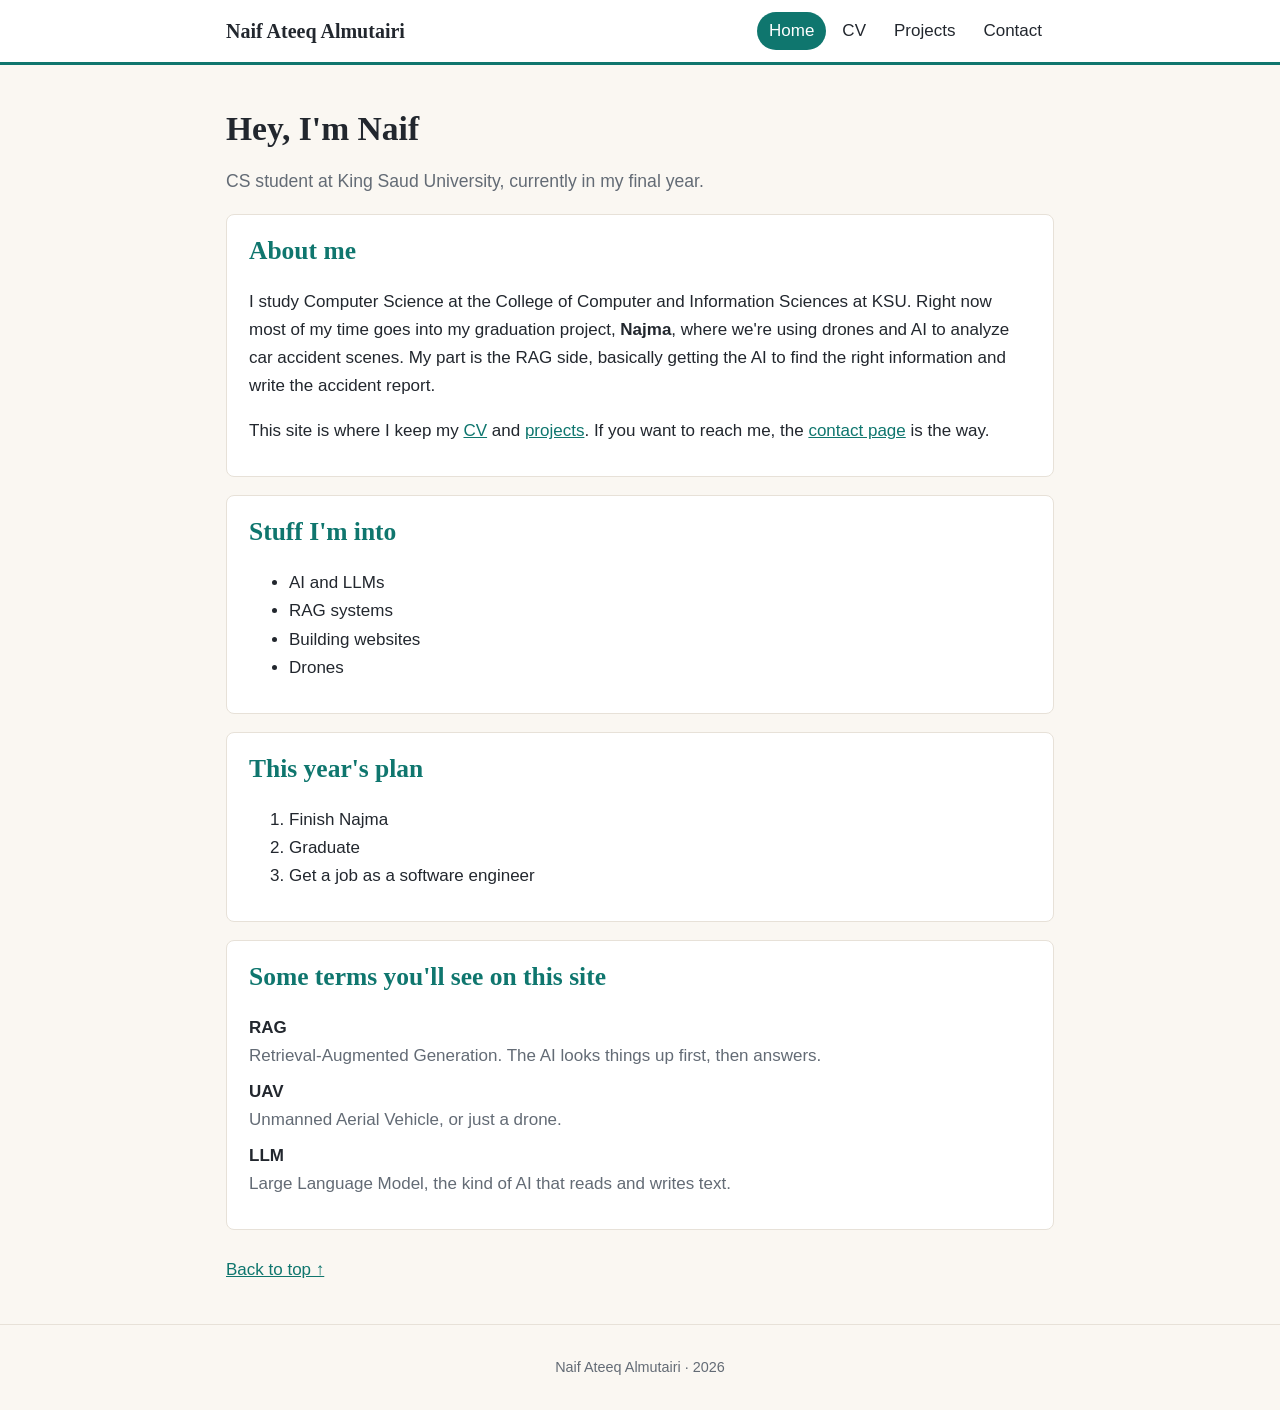
<file: index.html>
<!DOCTYPE html>
<html lang="en">
<head>
  <meta charset="UTF-8">
  <meta name="viewport" content="width=device-width, initial-scale=1.0">
  <title>Naif Ateeq Almutairi</title>
  <link rel="stylesheet" href="style.css">
</head>
<body>
  <a class="skip" href="#content">Skip to content</a>

  <header role="banner" id="top">
    <div class="topbar">
      <a class="name" href="index.html">Naif Ateeq Almutairi</a>
      <nav role="navigation" aria-label="Main menu">
        <ul>
          <li><a href="index.html" aria-current="page">Home</a></li>
          <li><a href="cv.html">CV</a></li>
          <li><a href="projects.html">Projects</a></li>
          <li><a href="contact.html">Contact</a></li>
        </ul>
      </nav>
    </div>
  </header>

  <main id="content" role="main">
    <h1>Hey, I'm Naif</h1>
    <p class="intro">CS student at King Saud University, currently in my final year.</p>

    <section aria-labelledby="about">
      <h2 id="about">About me</h2>
      <p>
        I study Computer Science at the College of Computer and Information Sciences at KSU.
        Right now most of my time goes into my graduation project, <strong>Najma</strong>,
        where we're using drones and AI to analyze car accident scenes. My part is the RAG side,
        basically getting the AI to find the right information and write the accident report.
      </p>
      <p>
        This site is where I keep my <a href="cv.html">CV</a> and <a href="projects.html">projects</a>.
        If you want to reach me, the <a href="contact.html">contact page</a> is the way.
      </p>
    </section>

    <section aria-labelledby="interests">
      <h2 id="interests">Stuff I'm into</h2>
      <ul>
        <li>AI and LLMs</li>
        <li>RAG systems</li>
        <li>Building websites</li>
        <li>Drones</li>
      </ul>
    </section>

    <section aria-labelledby="goals">
      <h2 id="goals">This year's plan</h2>
      <ol>
        <li>Finish Najma</li>
        <li>Graduate</li>
        <li>Get a job as a software engineer</li>
      </ol>
    </section>

    <section aria-labelledby="words">
      <h2 id="words">Some terms you'll see on this site</h2>
      <dl>
        <dt>RAG</dt>
        <dd>Retrieval-Augmented Generation. The AI looks things up first, then answers.</dd>
        <dt>UAV</dt>
        <dd>Unmanned Aerial Vehicle, or just a drone.</dd>
        <dt>LLM</dt>
        <dd>Large Language Model, the kind of AI that reads and writes text.</dd>
      </dl>
    </section>

    <a class="top-link" href="#top">Back to top ↑</a>
  </main>

  <footer class="bottom" role="contentinfo">
    <p>Naif Ateeq Almutairi · 2026</p>
  </footer>
</body>
</html>
</file>
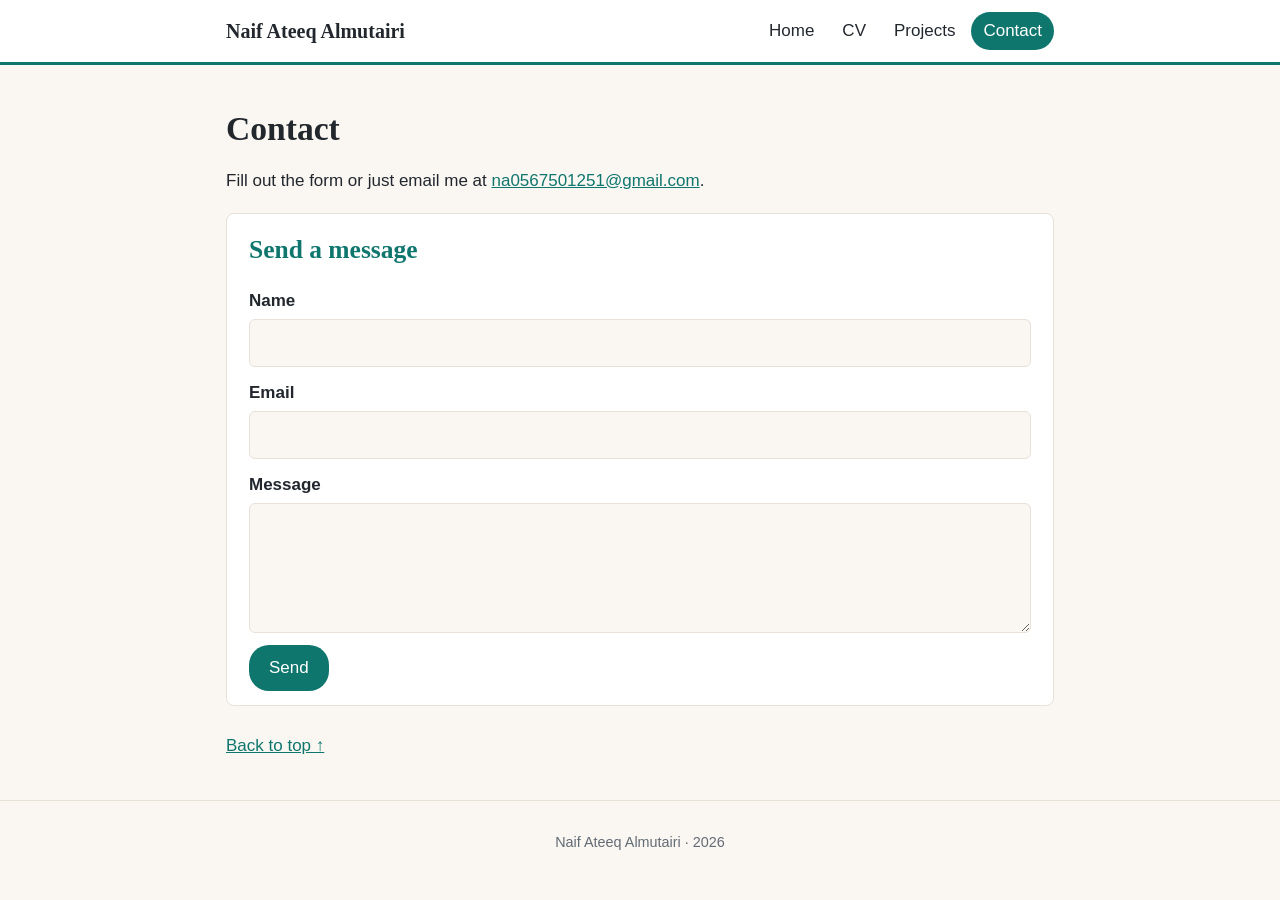
<file: contact.html>
<!DOCTYPE html>
<html lang="en">
<head>
  <meta charset="UTF-8">
  <meta name="viewport" content="width=device-width, initial-scale=1.0">
  <title>Contact - Naif Ateeq Almutairi</title>
  <link rel="stylesheet" href="style.css">
</head>
<body>
  <a class="skip" href="#content">Skip to content</a>

  <header role="banner" id="top">
    <div class="topbar">
      <a class="name" href="index.html">Naif Ateeq Almutairi</a>
      <nav role="navigation" aria-label="Main menu">
        <ul>
          <li><a href="index.html">Home</a></li>
          <li><a href="cv.html">CV</a></li>
          <li><a href="projects.html">Projects</a></li>
          <li><a href="contact.html" aria-current="page">Contact</a></li>
        </ul>
      </nav>
    </div>
  </header>

  <main id="content" role="main">
    <h1>Contact</h1>
    <p>
      Fill out the form or just email me at
      <a href="mailto:na0567501251@gmail.com?subject=Hi%20Naif">na0567501251@gmail.com</a>.
    </p>

    <section aria-labelledby="msg">
      <h2 id="msg">Send a message</h2>
      <form action="mailto:na0567501251@gmail.com" method="post" enctype="text/plain" aria-labelledby="msg">
        <label for="name">Name
          <input type="text" id="name" name="name" required>
        </label>
        <label for="email">Email
          <input type="email" id="email" name="email" required>
        </label>
        <label for="message">Message
          <textarea id="message" name="message" required></textarea>
        </label>
        <button type="submit">Send</button>
      </form>
    </section>

    <a class="top-link" href="#top">Back to top ↑</a>
  </main>

  <footer class="bottom" role="contentinfo">
    <p>Naif Ateeq Almutairi · 2026</p>
  </footer>
</body>
</html>
</file>
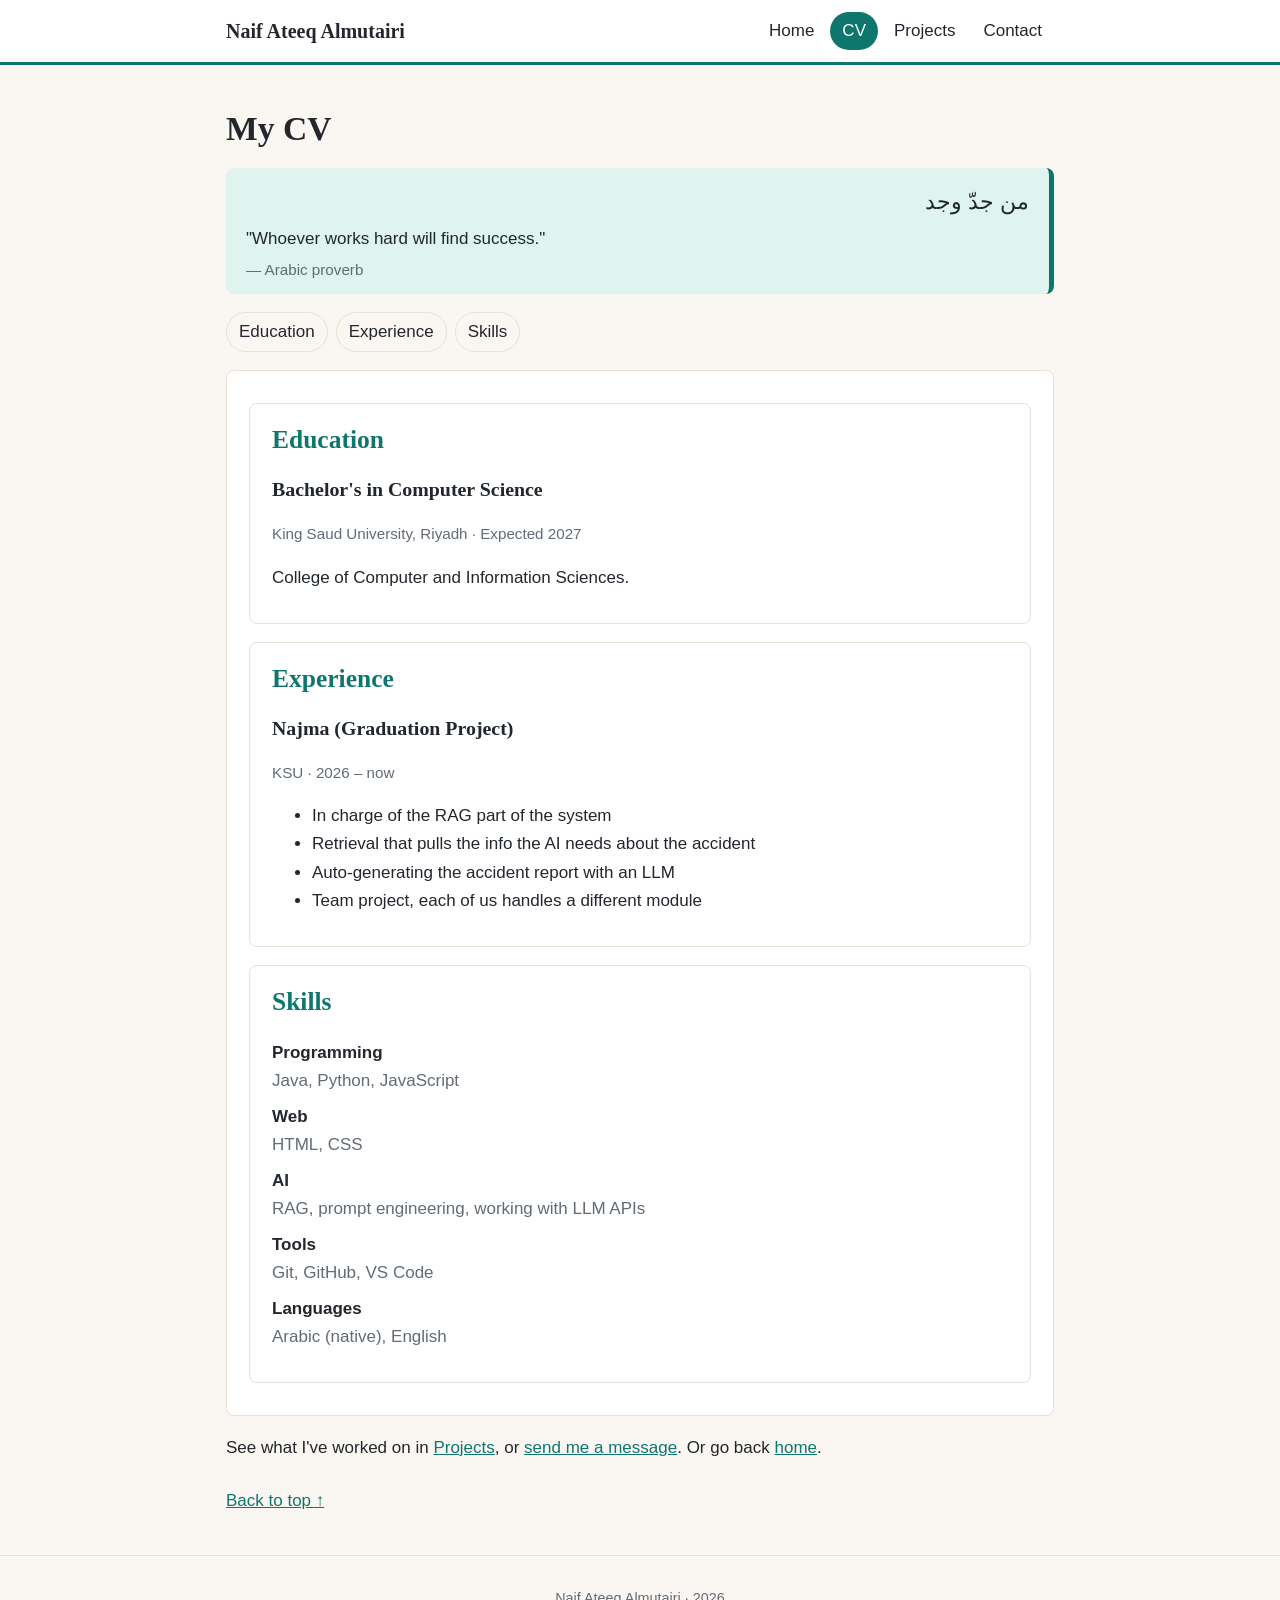
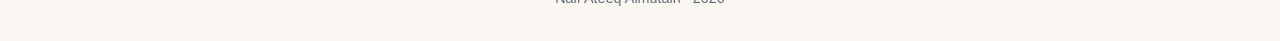
<file: cv.html>
<!DOCTYPE html>
<html lang="en">
<head>
  <meta charset="UTF-8">
  <meta name="viewport" content="width=device-width, initial-scale=1.0">
  <title>CV - Naif Ateeq Almutairi</title>
  <link rel="stylesheet" href="style.css">
</head>
<body>
  <a class="skip" href="#content">Skip to content</a>

  <header role="banner" id="top">
    <div class="topbar">
      <a class="name" href="index.html">Naif Ateeq Almutairi</a>
      <nav role="navigation" aria-label="Main menu">
        <ul>
          <li><a href="index.html">Home</a></li>
          <li><a href="cv.html" aria-current="page">CV</a></li>
          <li><a href="projects.html">Projects</a></li>
          <li><a href="contact.html">Contact</a></li>
        </ul>
      </nav>
    </div>
  </header>

  <main id="content" role="main">
    <h1>My CV</h1>

    <blockquote>
      <p class="arabic" lang="ar">من جدّ وجد</p>
      <p>"Whoever works hard will find success."</p>
      <footer>— Arabic proverb</footer>
    </blockquote>

    <nav class="jump" aria-label="Jump to section">
      <ul>
        <li><a href="#education">Education</a></li>
        <li><a href="#experience">Experience</a></li>
        <li><a href="#skills">Skills</a></li>
      </ul>
    </nav>

    <article aria-label="Curriculum vitae">
      <section id="education" aria-labelledby="edu">
        <h2 id="edu">Education</h2>
        <article>
          <h3>Bachelor's in Computer Science</h3>
          <p class="date">King Saud University, Riyadh · <time datetime="2027">Expected 2027</time></p>
          <p>College of Computer and Information Sciences.</p>
        </article>
      </section>

      <section id="experience" aria-labelledby="exp">
        <h2 id="exp">Experience</h2>
        <article>
          <h3>Najma (Graduation Project)</h3>
          <p class="date">KSU · <time datetime="2026">2026</time> – now</p>
          <ul>
            <li>In charge of the RAG part of the system</li>
            <li>Retrieval that pulls the info the AI needs about the accident</li>
            <li>Auto-generating the accident report with an LLM</li>
            <li>Team project, each of us handles a different module</li>
          </ul>
        </article>
      </section>

      <section id="skills" aria-labelledby="sk">
        <h2 id="sk">Skills</h2>
        <dl>
          <dt>Programming</dt>
          <dd>Java, Python, JavaScript</dd>
          <dt>Web</dt>
          <dd>HTML, CSS</dd>
          <dt>AI</dt>
          <dd>RAG, prompt engineering, working with LLM APIs</dd>
          <dt>Tools</dt>
          <dd>Git, GitHub, VS Code</dd>
          <dt>Languages</dt>
          <dd>Arabic (native), English</dd>
        </dl>
      </section>
    </article>

    <p>
      See what I've worked on in <a href="projects.html">Projects</a>,
      or <a href="contact.html">send me a message</a>.
      Or go back <a href="index.html">home</a>.
    </p>

    <a class="top-link" href="#top">Back to top ↑</a>
  </main>

  <footer class="bottom" role="contentinfo">
    <p>Naif Ateeq Almutairi · 2026</p>
  </footer>
</body>
</html>
</file>
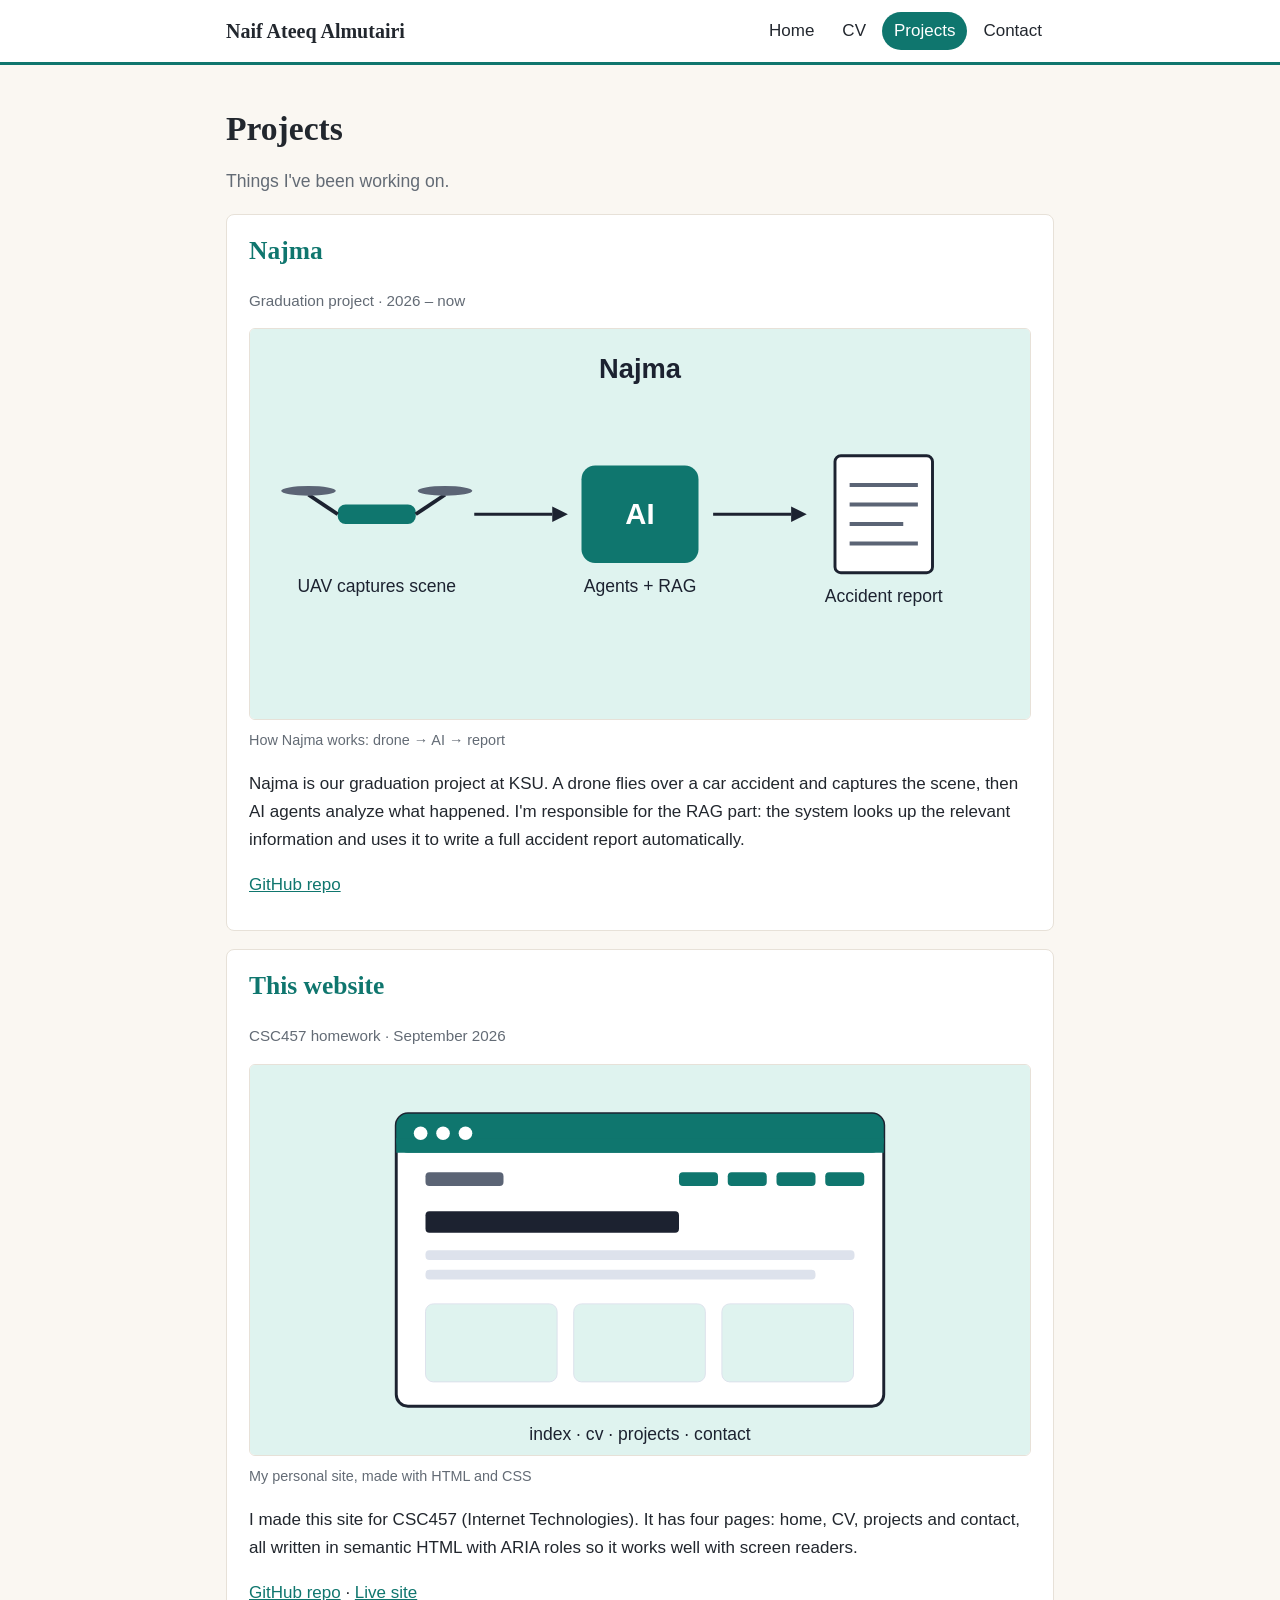
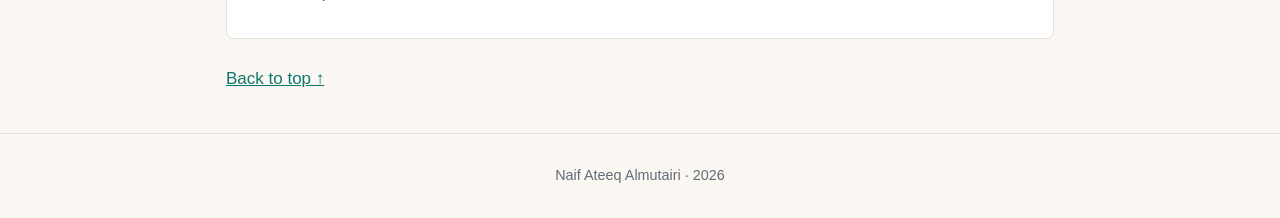
<file: projects.html>
<!DOCTYPE html>
<html lang="en">
<head>
  <meta charset="UTF-8">
  <meta name="viewport" content="width=device-width, initial-scale=1.0">
  <title>Projects - Naif Ateeq Almutairi</title>
  <link rel="stylesheet" href="style.css">
</head>
<body>
  <a class="skip" href="#content">Skip to content</a>

  <header role="banner" id="top">
    <div class="topbar">
      <a class="name" href="index.html">Naif Ateeq Almutairi</a>
      <nav role="navigation" aria-label="Main menu">
        <ul>
          <li><a href="index.html">Home</a></li>
          <li><a href="cv.html">CV</a></li>
          <li><a href="projects.html" aria-current="page">Projects</a></li>
          <li><a href="contact.html">Contact</a></li>
        </ul>
      </nav>
    </div>
  </header>

  <main id="content" role="main">
    <h1>Projects</h1>
    <p class="intro">Things I've been working on.</p>

    <article aria-labelledby="najma">
      <h2 id="najma">Najma</h2>
      <p class="date">Graduation project · <time datetime="2026">2026</time> – now</p>
      <figure>
        <img src="images/najma.svg" alt="Drone sends accident scene data to the AI, which writes a report" width="800" height="400">
        <figcaption>How Najma works: drone → AI → report</figcaption>
      </figure>
      <p>
        Najma is our graduation project at KSU. A drone flies over a car accident and captures the
        scene, then AI agents analyze what happened. I'm responsible for the RAG part: the system
        looks up the relevant information and uses it to write a full accident report automatically.
      </p>
      <p><a href="https://github.com/majedco03/Najma" target="_blank" rel="noopener">GitHub repo</a></p>
    </article>

    <article aria-labelledby="site">
      <h2 id="site">This website</h2>
      <p class="date">CSC457 homework · <time datetime="2026-09-30">September 2026</time></p>
      <figure>
        <img src="images/portfolio.svg" alt="Sketch of this website's layout in a browser window" width="800" height="400">
        <figcaption>My personal site, made with HTML and CSS</figcaption>
      </figure>
      <p>
        I made this site for CSC457 (Internet Technologies). It has four pages: home, CV, projects
        and contact, all written in semantic HTML with ARIA roles so it works well with screen readers.
      </p>
      <p>
        <a href="https://github.com/naifalmutairi1/hw2" target="_blank" rel="noopener">GitHub repo</a> ·
        <a href="https://hw2.naifalmutairi.me">Live site</a>
      </p>
    </article>

    <a class="top-link" href="#top">Back to top ↑</a>
  </main>

  <footer class="bottom" role="contentinfo">
    <p>Naif Ateeq Almutairi · 2026</p>
  </footer>
</body>
</html>
</file>
<file: style.css>
/* Naif's HW2 site styles */

:root {
  --bg: #faf7f2;
  --card: #ffffff;
  --text: #22272e;
  --soft: #636b75;
  --green: #0f766e;
  --green-light: #dff3ef;
  --line: #e7e1d8;
}

@media (prefers-color-scheme: dark) {
  :root {
    --bg: #14181c;
    --card: #1c2228;
    --text: #e8e6e1;
    --soft: #a1a8b0;
    --green: #4fd1c1;
    --green-light: #1d3431;
    --line: #2c343c;
  }
}

* { box-sizing: border-box; }

html { scroll-behavior: smooth; }

body {
  margin: 0;
  font-family: "Segoe UI", Tahoma, Arial, sans-serif;
  font-size: 17px;
  line-height: 1.65;
  background: var(--bg);
  color: var(--text);
}

h1, h2, h3 {
  font-family: Georgia, "Times New Roman", serif;
  line-height: 1.25;
}

a { color: var(--green); }

.skip {
  position: absolute;
  left: -9999px;
}
.skip:focus {
  left: 10px;
  top: 10px;
  background: var(--green);
  color: #fff;
  padding: 8px 12px;
}

/* top bar */
header {
  background: var(--card);
  border-bottom: 3px solid var(--green);
}

.topbar {
  max-width: 860px;
  margin: 0 auto;
  padding: 12px 16px;
  display: flex;
  flex-wrap: wrap;
  justify-content: space-between;
  align-items: center;
  gap: 8px;
}

.name {
  font-family: Georgia, serif;
  font-size: 1.25rem;
  font-weight: bold;
  color: var(--text);
  text-decoration: none;
}

nav ul {
  list-style: none;
  margin: 0;
  padding: 0;
  display: flex;
  flex-wrap: wrap;
  gap: 4px;
}

nav a {
  display: block;
  padding: 5px 12px;
  color: var(--text);
  text-decoration: none;
  border-radius: 20px;
}

nav a:hover { background: var(--green-light); }

nav a[aria-current="page"] {
  background: var(--green);
  color: #fff;
}

main {
  max-width: 860px;
  margin: 0 auto;
  padding: 20px 16px 40px;
}

h1 { font-size: 2.1rem; margin-bottom: 8px; }

.intro { font-size: 1.1rem; color: var(--soft); }

section, main > article {
  background: var(--card);
  border: 1px solid var(--line);
  border-radius: 8px;
  padding: 14px 22px;
  margin: 18px 0;
}

section article { margin-bottom: 12px; }

section h2, article h2 { margin-top: 6px; color: var(--green); }

dt { font-weight: bold; margin-top: 8px; }
dd { margin-left: 0; color: var(--soft); }

blockquote {
  margin: 18px 0;
  padding: 12px 20px;
  background: var(--green-light);
  border-right: 5px solid var(--green);
  border-radius: 8px;
}
blockquote p { margin: 4px 0; }
blockquote .arabic { font-size: 1.4rem; direction: rtl; text-align: right; }
blockquote footer { color: var(--soft); font-size: 0.95rem; }

.jump { margin: 10px 0; }
.jump ul { gap: 8px; }
.jump a { border: 1px solid var(--line); }

figure { margin: 10px 0; }
figure img {
  width: 100%;
  height: auto;
  border-radius: 6px;
  border: 1px solid var(--line);
}
figcaption { font-size: 0.9rem; color: var(--soft); }

.date { color: var(--soft); font-size: 0.95rem; }

form { display: grid; gap: 12px; }
label { font-weight: bold; }
input, textarea {
  display: block;
  width: 100%;
  margin-top: 4px;
  padding: 9px;
  font: inherit;
  color: var(--text);
  background: var(--bg);
  border: 1px solid var(--line);
  border-radius: 6px;
}
textarea { min-height: 130px; }

button {
  justify-self: start;
  padding: 9px 20px;
  font: inherit;
  color: #fff;
  background: var(--green);
  border: none;
  border-radius: 20px;
  cursor: pointer;
}

.top-link { display: inline-block; margin-top: 8px; }

footer.bottom {
  text-align: center;
  color: var(--soft);
  font-size: 0.9rem;
  padding: 16px;
  border-top: 1px solid var(--line);
}
</file>
